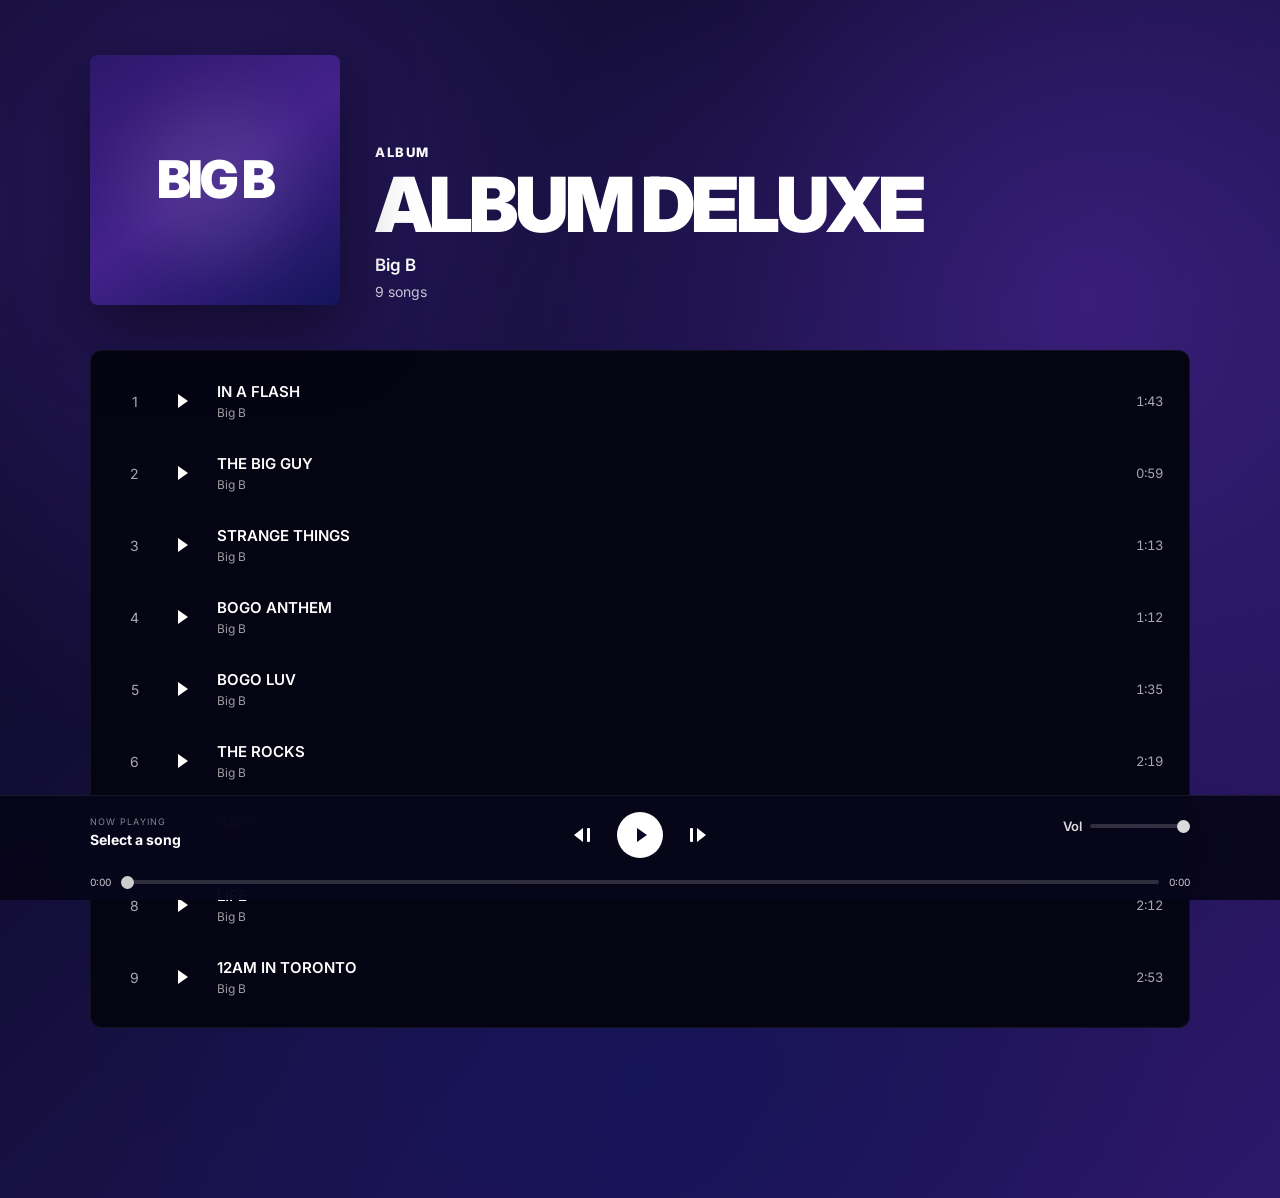
<file: index.html>
<!DOCTYPE html>
<html lang="en">
<head>
    <meta charset="UTF-8">
    <meta name="viewport" content="width=device-width, initial-scale=1, viewport-fit=cover">
    <meta name="theme-color" content="#0a0826">
    <title>BIG B - ALBUM DELUXE</title>
    <link rel="preconnect" href="https://fonts.googleapis.com">
    <link rel="preconnect" href="https://fonts.gstatic.com" crossorigin>
    <link href="https://fonts.googleapis.com/css2?family=Inter:wght@400;500;600;700;800;900&display=swap" rel="stylesheet">
    <link rel="stylesheet" href="styles.css">
</head>
<body>

<main class="album-page">

    <section class="album-header">
        <div class="album-art">
            <div class="art-glow"></div>
            <div class="art-text">BIG B</div>
        </div>

        <div class="album-info">
            <p class="album-type">ALBUM</p>
            <h1>ALBUM DELUXE</h1>
            <p class="album-description">Big B</p>
            <p class="album-meta">9 songs</p>
        </div>
    </section>

    <section class="track-section">
        <div class="track-list">

            <div class="track" data-index="0">
                <div class="track-number">1</div>
                <button class="track-play" aria-label="Play IN A FLASH">
                    <span class="play-icon"></span>
                </button>
                <div class="track-info">
                    <h2>IN A FLASH</h2>
                    <p>Big B</p>
                </div>
                <div class="track-time">--:--</div>
                <audio preload="metadata" src="music/In%20A%20Flash.mp3"></audio>
            </div>

            <div class="track" data-index="1">
                <div class="track-number">2</div>
                <button class="track-play" aria-label="Play THE BIG GUY">
                    <span class="play-icon"></span>
                </button>
                <div class="track-info">
                    <h2>THE BIG GUY</h2>
                    <p>Big B</p>
                </div>
                <div class="track-time">--:--</div>
                <audio preload="metadata" src="music/The%20Big%20Guy.mp3"></audio>
            </div>

            <div class="track" data-index="2">
                <div class="track-number">3</div>
                <button class="track-play" aria-label="Play STRANGE THINGS">
                    <span class="play-icon"></span>
                </button>
                <div class="track-info">
                    <h2>STRANGE THINGS</h2>
                    <p>Big B</p>
                </div>
                <div class="track-time">--:--</div>
                <audio preload="metadata" src="music/strange%20things.mp3"></audio>
            </div>

            <div class="track" data-index="3">
                <div class="track-number">4</div>
                <button class="track-play" aria-label="Play BOGO ANTHEM">
                    <span class="play-icon"></span>
                </button>
                <div class="track-info">
                    <h2>BOGO ANTHEM</h2>
                    <p>Big B</p>
                </div>
                <div class="track-time">--:--</div>
                <audio preload="metadata" src="music/bogo%20anthem.mp3"></audio>
            </div>

            <div class="track" data-index="4">
                <div class="track-number">5</div>
                <button class="track-play" aria-label="Play BOGO LUV">
                    <span class="play-icon"></span>
                </button>
                <div class="track-info">
                    <h2>BOGO LUV</h2>
                    <p>Big B</p>
                </div>
                <div class="track-time">--:--</div>
                <audio preload="metadata" src="music/bogo%20luv.mp3"></audio>
            </div>

            <div class="track" data-index="5">
                <div class="track-number">6</div>
                <button class="track-play" aria-label="Play THE ROCKS">
                    <span class="play-icon"></span>
                </button>
                <div class="track-info">
                    <h2>THE ROCKS</h2>
                    <p>Big B</p>
                </div>
                <div class="track-time">--:--</div>
                <audio preload="metadata" src="music/therocks.mp3"></audio>
            </div>

            <div class="track" data-index="6">
                <div class="track-number">7</div>
                <button class="track-play" aria-label="Play BACK">
                    <span class="play-icon"></span>
                </button>
                <div class="track-info">
                    <h2>BACK</h2>
                    <p>Big B</p>
                </div>
                <div class="track-time">--:--</div>
                <audio preload="metadata" src="music/BACK.mp3"></audio>
            </div>

            <div class="track" data-index="7">
                <div class="track-number">8</div>
                <button class="track-play" aria-label="Play LIFE">
                    <span class="play-icon"></span>
                </button>
                <div class="track-info">
                    <h2>LIFE</h2>
                    <p>Big B</p>
                </div>
                <div class="track-time">--:--</div>
                <audio preload="metadata" src="music/LIFE.mp3"></audio>
            </div>

            <div class="track" data-index="8">
                <div class="track-number">9</div>
                <button class="track-play" aria-label="Play 12AM IN TORONTO">
                    <span class="play-icon"></span>
                </button>
                <div class="track-info">
                    <h2>12AM IN TORONTO</h2>
                    <p>Big B</p>
                </div>
                <div class="track-time">--:--</div>
                <audio preload="metadata" src="music/12AMINTORONTO.mp3"></audio>
            </div>

        </div>
    </section>

    <section class="player">
        <div class="player-info">
            <span class="player-label">NOW PLAYING</span>
            <strong id="current-title">Select a song</strong>
        </div>

        <div class="player-controls">
            <button id="previous" aria-label="Previous song">
                <span class="previous-icon"></span>
            </button>

            <button id="main-play" class="main-play" aria-label="Play">
                <span class="play-icon"></span>
            </button>

            <button id="next" aria-label="Next song">
                <span class="next-icon"></span>
            </button>
        </div>

        <div class="player-volume">
            <span>Vol</span>
            <input id="volume" type="range" min="0" max="1" step="0.01" value="1">
        </div>

        <div class="progress-container">
            <span id="current-time">0:00</span>
            <input id="progress" type="range" min="0" max="100" value="0">
            <span id="duration">0:00</span>
        </div>
    </section>

</main>

<script src="script.js"></script>
</body>
</html>
</file>
<file: styles.css>
* {
    margin: 0;
    padding: 0;
    box-sizing: border-box;
    -webkit-tap-highlight-color: transparent;
}

html,
body {
    width: 100%;
    min-height: 100%;
    font-family: "Inter", sans-serif;
    color: white;
    background: #0a0826;
}

body {
    overflow-x: hidden;
}

button,
input {
    font: inherit;
}

button {
    border: none;
}

.album-page {
    min-height: 100vh;
    min-height: 100dvh;
    width: 100%;
    padding: 55px 30px 170px;
    background:
        radial-gradient(circle at 15% 15%, rgba(45, 27, 105, 0.85), transparent 38%),
        radial-gradient(circle at 85% 25%, rgba(67, 34, 138, 0.75), transparent 40%),
        radial-gradient(circle at 50% 90%, rgba(20, 20, 90, 0.8), transparent 45%),
        linear-gradient(135deg, #07061a 0%, #171042 48%, #2d186b 100%);
}

.album-header {
    width: 100%;
    max-width: 1100px;
    margin: 0 auto 45px;
    display: flex;
    align-items: flex-end;
    gap: 35px;
}

.album-art {
    width: 250px;
    height: 250px;
    flex-shrink: 0;
    position: relative;
    overflow: hidden;
    display: flex;
    justify-content: center;
    align-items: center;
    background:
        linear-gradient(145deg, #2d186b, #43228a 50%, #14145a);
    border-radius: 8px;
    box-shadow: 0 25px 70px rgba(0, 0, 0, 0.5);
}

.art-glow {
    position: absolute;
    width: 160px;
    height: 160px;
    border-radius: 50%;
    background: rgba(255, 255, 255, 0.08);
    filter: blur(30px);
}

.art-text {
    position: relative;
    z-index: 2;
    color: white;
    font-size: 52px;
    line-height: 1;
    font-weight: 900;
    letter-spacing: -0.06em;
    text-align: center;
    white-space: nowrap;
}

.album-info {
    padding-bottom: 5px;
}

.album-type {
    font-size: 13px;
    font-weight: 800;
    letter-spacing: 0.12em;
    margin-bottom: 8px;
}

.album-info h1 {
    font-size: 76px;
    line-height: 0.95;
    font-weight: 900;
    letter-spacing: -0.05em;
    margin-bottom: 15px;
}

.album-description {
    font-size: 17px;
    font-weight: 600;
    margin-bottom: 8px;
}

.album-meta {
    font-size: 14px;
    opacity: 0.75;
}

.track-section {
    width: 100%;
    max-width: 1100px;
    margin: 0 auto;
    background: #050412;
    border-radius: 12px;
    padding: 14px 10px;
    border: 1px solid rgba(255, 255, 255, 0.05);
}

.track-list {
    width: 100%;
}

.track {
    min-height: 72px;
    width: 100%;
    display: grid;
    grid-template-columns: 35px 45px minmax(0, 1fr) 55px;
    align-items: center;
    gap: 10px;
    padding: 8px 16px;
    border-radius: 8px;
    transition: background 0.2s ease, transform 0.2s ease;
}

.track:hover {
    background: rgba(255, 255, 255, 0.07);
}

.track.active {
    background: rgba(255, 255, 255, 0.12);
}

.track-number {
    text-align: center;
    opacity: 0.65;
    font-size: 14px;
}

.track-play {
    width: 38px;
    height: 38px;
    border-radius: 50%;
    background: transparent;
    color: white;
    cursor: pointer;
    display: flex;
    align-items: center;
    justify-content: center;
    transition: transform 0.15s ease, background 0.15s ease;
    appearance: none;
    -webkit-appearance: none;
}

.track-play:hover {
    background: rgba(255, 255, 255, 0.15);
    transform: scale(1.08);
}

.play-icon {
    width: 0;
    height: 0;
    margin-left: 3px;
    border-top: 7px solid transparent;
    border-bottom: 7px solid transparent;
    border-left: 10px solid currentColor;
}

.pause-icon {
    width: 11px;
    height: 15px;
    border-left: 4px solid currentColor;
    border-right: 4px solid currentColor;
}

.previous-icon,
.next-icon {
    position: relative;
    width: 18px;
    height: 18px;
    display: block;
}

.previous-icon::before,
.next-icon::before {
    content: "";
    position: absolute;
    top: 2px;
    width: 0;
    height: 0;
    border-top: 7px solid transparent;
    border-bottom: 7px solid transparent;
}

.previous-icon::after,
.next-icon::after {
    content: "";
    position: absolute;
    top: 2px;
    width: 3px;
    height: 14px;
    border-radius: 1px;
    background: currentColor;
}

.previous-icon::before {
    left: 0;
    border-right: 9px solid currentColor;
}

.previous-icon::after {
    left: 13px;
}

.next-icon::before {
    right: 0;
    border-left: 9px solid currentColor;
}

.next-icon::after {
    right: 13px;
}

.track-info {
    min-width: 0;
    overflow: hidden;
}

.track-info h2 {
    font-size: 15px;
    font-weight: 600;
    white-space: nowrap;
    overflow: hidden;
    text-overflow: ellipsis;
}

.track-info p {
    margin-top: 4px;
    font-size: 12px;
    opacity: 0.6;
}

.track-time {
    width: 55px;
    min-width: 55px;
    justify-self: end;
    text-align: right;
    font-size: 13px;
    opacity: 0.65;
    font-variant-numeric: tabular-nums;
    white-space: nowrap;
    display: block;
}

.player {
    position: fixed;
    z-index: 100;
    left: 0;
    right: 0;
    bottom: 0;
    min-height: 105px;
    padding: 16px 30px calc(16px + env(safe-area-inset-bottom));
    background: rgba(8, 6, 26, 0.95);
    border-top: 1px solid rgba(255, 255, 255, 0.08);
    backdrop-filter: blur(25px);
    -webkit-backdrop-filter: blur(25px);
}

.player-info {
    min-width: 0;
    position: absolute;
    left: max(30px, calc((100vw - 1100px) / 2));
    top: 20px;
}

.player-label {
    display: block;
    font-size: 9px;
    letter-spacing: 0.12em;
    opacity: 0.5;
    margin-bottom: 4px;
}

.player-info strong {
    display: block;
    font-size: 14px;
    white-space: nowrap;
    overflow: hidden;
    text-overflow: ellipsis;
    max-width: 250px;
}

.player-controls {
    position: absolute;
    left: 50%;
    top: 16px;
    transform: translateX(-50%);
    display: flex;
    align-items: center;
    justify-content: center;
    gap: 16px;
}

.player-controls button {
    width: 36px;
    height: 36px;
    border-radius: 50%;
    background: transparent;
    color: white;
    cursor: pointer;
    display: flex;
    align-items: center;
    justify-content: center;
    appearance: none;
    -webkit-appearance: none;
}

.player-controls button:hover {
    background: rgba(255, 255, 255, 0.12);
}

.player-controls .main-play {
    width: 46px;
    height: 46px;
    background: white;
    color: #0a0826;
}

.player-controls .main-play:hover {
    background: white;
    transform: scale(1.05);
}

.player-volume {
    position: absolute;
    right: max(30px, calc((100vw - 1100px) / 2));
    top: 22px;
    display: flex;
    justify-content: flex-end;
    align-items: center;
    gap: 8px;
    font-size: 13px;
    font-weight: 600;
    opacity: 0.85;
}

.player-volume input {
    width: 100px;
}

.progress-container {
    position: absolute;
    left: max(30px, calc((100vw - 1100px) / 2));
    right: max(30px, calc((100vw - 1100px) / 2));
    bottom: 12px;
    display: flex;
    align-items: center;
    gap: 10px;
    font-size: 10px;
    opacity: 0.8;
    font-variant-numeric: tabular-nums;
}

.progress-container input {
    flex: 1;
}

input[type="range"] {
    appearance: none;
    -webkit-appearance: none;
    height: 4px;
    border-radius: 10px;
    background: rgba(255, 255, 255, 0.2);
    cursor: pointer;
}

input[type="range"]::-webkit-slider-thumb {
    appearance: none;
    -webkit-appearance: none;
    width: 13px;
    height: 13px;
    border-radius: 50%;
    background: white;
}

input[type="range"]::-moz-range-thumb {
    width: 13px;
    height: 13px;
    border: none;
    border-radius: 50%;
    background: white;
}

@media (max-width: 700px) {
    .album-page {
        padding: 28px 14px 185px;
        background:
            radial-gradient(circle at 20% 10%, rgba(45, 27, 105, 0.8), transparent 42%),
            radial-gradient(circle at 90% 35%, rgba(67, 34, 138, 0.75), transparent 45%),
            linear-gradient(160deg, #07061a 0%, #171042 55%, #2d186b 100%);
    }

    .album-header {
        margin: 0 0 24px;
        display: block;
        text-align: center;
    }

    .album-art {
        display: none;
    }

    .album-info {
        padding: 0;
    }

    .album-type,
    .album-description,
    .album-meta {
        display: none;
    }

    .album-info h1 {
        font-size: 42px;
        line-height: 1;
        margin: 0;
        letter-spacing: -0.05em;
    }

    .track-section {
        border-radius: 9px;
        padding: 10px 5px;
    }

    .track {
        min-height: 68px;
        grid-template-columns: 28px 42px minmax(0, 1fr) 48px;
        gap: 5px;
        padding: 7px 4px;
    }

    .track-number {
        font-size: 12px;
    }

    .track-play {
        width: 40px;
        height: 40px;
    }

    .track-info h2 {
        font-size: 14px;
    }

    .track-info p {
        font-size: 11px;
    }

    .track-time {
        width: 48px;
        min-width: 48px;
        justify-self: end;
        text-align: right;
        font-size: 11px;
        opacity: 0.65;
        white-space: nowrap;
        font-variant-numeric: tabular-nums;
        display: block;
    }

    .player {
        min-height: 135px;
        padding: 12px 18px calc(12px + env(safe-area-inset-bottom));
    }

    .player-info {
        position: static;
        text-align: center;
    }

    .player-label {
        margin-bottom: 2px;
    }

    .player-info strong {
        font-size: 13px;
        max-width: 100%;
    }

    .player-controls {
        position: static;
        transform: none;
        gap: 20px;
        margin-top: 8px;
    }

    .player-controls button {
        width: 42px;
        height: 42px;
    }

    .player-controls .main-play {
        width: 50px;
        height: 50px;
    }

    .player-volume {
        display: none;
    }

    .progress-container {
        position: static;
        width: 100%;
        margin-top: 4px;
        gap: 7px;
    }

    .progress-container input {
        height: 5px;
    }

    input[type="range"]::-webkit-slider-thumb {
        width: 15px;
        height: 15px;
    }

    input[type="range"]::-moz-range-thumb {
        width: 15px;
        height: 15px;
    }
}

@media (max-width: 380px) {
    .album-page {
        padding-left: 10px;
        padding-right: 10px;
    }

    .album-info h1 {
        font-size: 38px;
    }

    .track {
        grid-template-columns: 24px 38px minmax(0, 1fr) 48px;
    }

    .track-info h2 {
        font-size: 13px;
    }

    .track-time {
        width: 48px;
        min-width: 48px;
        font-size: 10px;
    }
}

@media (prefers-reduced-motion: reduce) {
    * {
        transition: none !important;
    }
}
</file>
